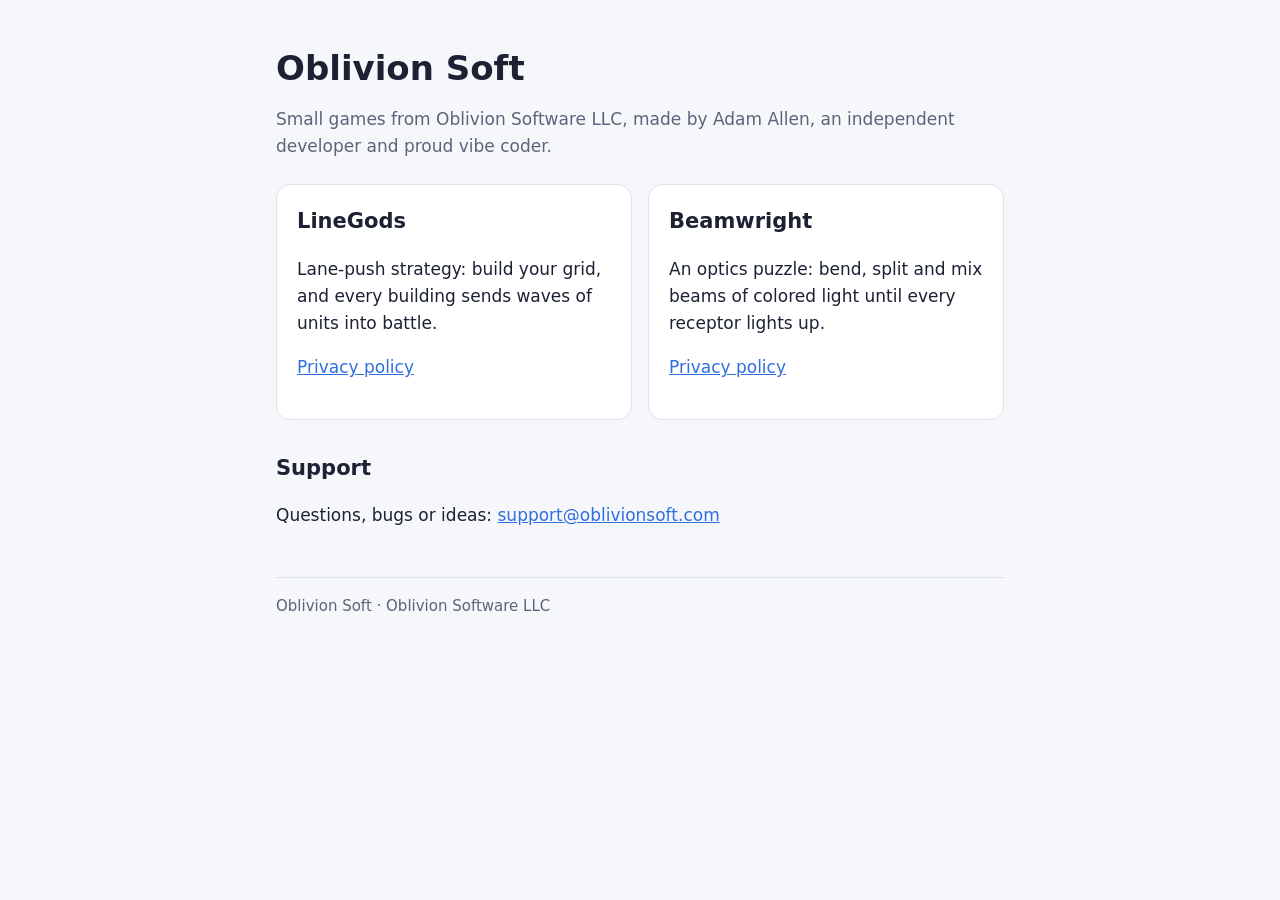
<file: index.html>
<!doctype html>
<html lang="en">
<head>
  <meta charset="utf-8">
  <meta name="viewport" content="width=device-width, initial-scale=1">
  <title>Oblivion Soft</title>
  <meta name="description" content="Small games by Oblivion Soft (Oblivion Software LLC).">
  <link rel="stylesheet" href="style.css">
</head>
<body>
<main>
  <h1>Oblivion Soft</h1>
  <p class="muted">Small games from Oblivion Software LLC, made by Adam Allen, an independent developer and proud vibe coder.</p>

  <div class="games">
    <section class="game">
      <h2>LineGods</h2>
      <p>Lane-push strategy: build your grid, and every building sends waves of units into battle.</p>
      <p><a href="linegods/privacy/">Privacy policy</a></p>
    </section>
    <section class="game">
      <h2>Beamwright</h2>
      <p>An optics puzzle: bend, split and mix beams of colored light until every receptor lights up.</p>
      <p><a href="beamwright/privacy/">Privacy policy</a></p>
    </section>
  </div>

  <h2>Support</h2>
  <p>Questions, bugs or ideas: <a href="mailto:support@oblivionsoft.com">support@oblivionsoft.com</a></p>

  <footer>Oblivion Soft &middot; Oblivion Software LLC</footer>
</main>
</body>
</html>
</file>
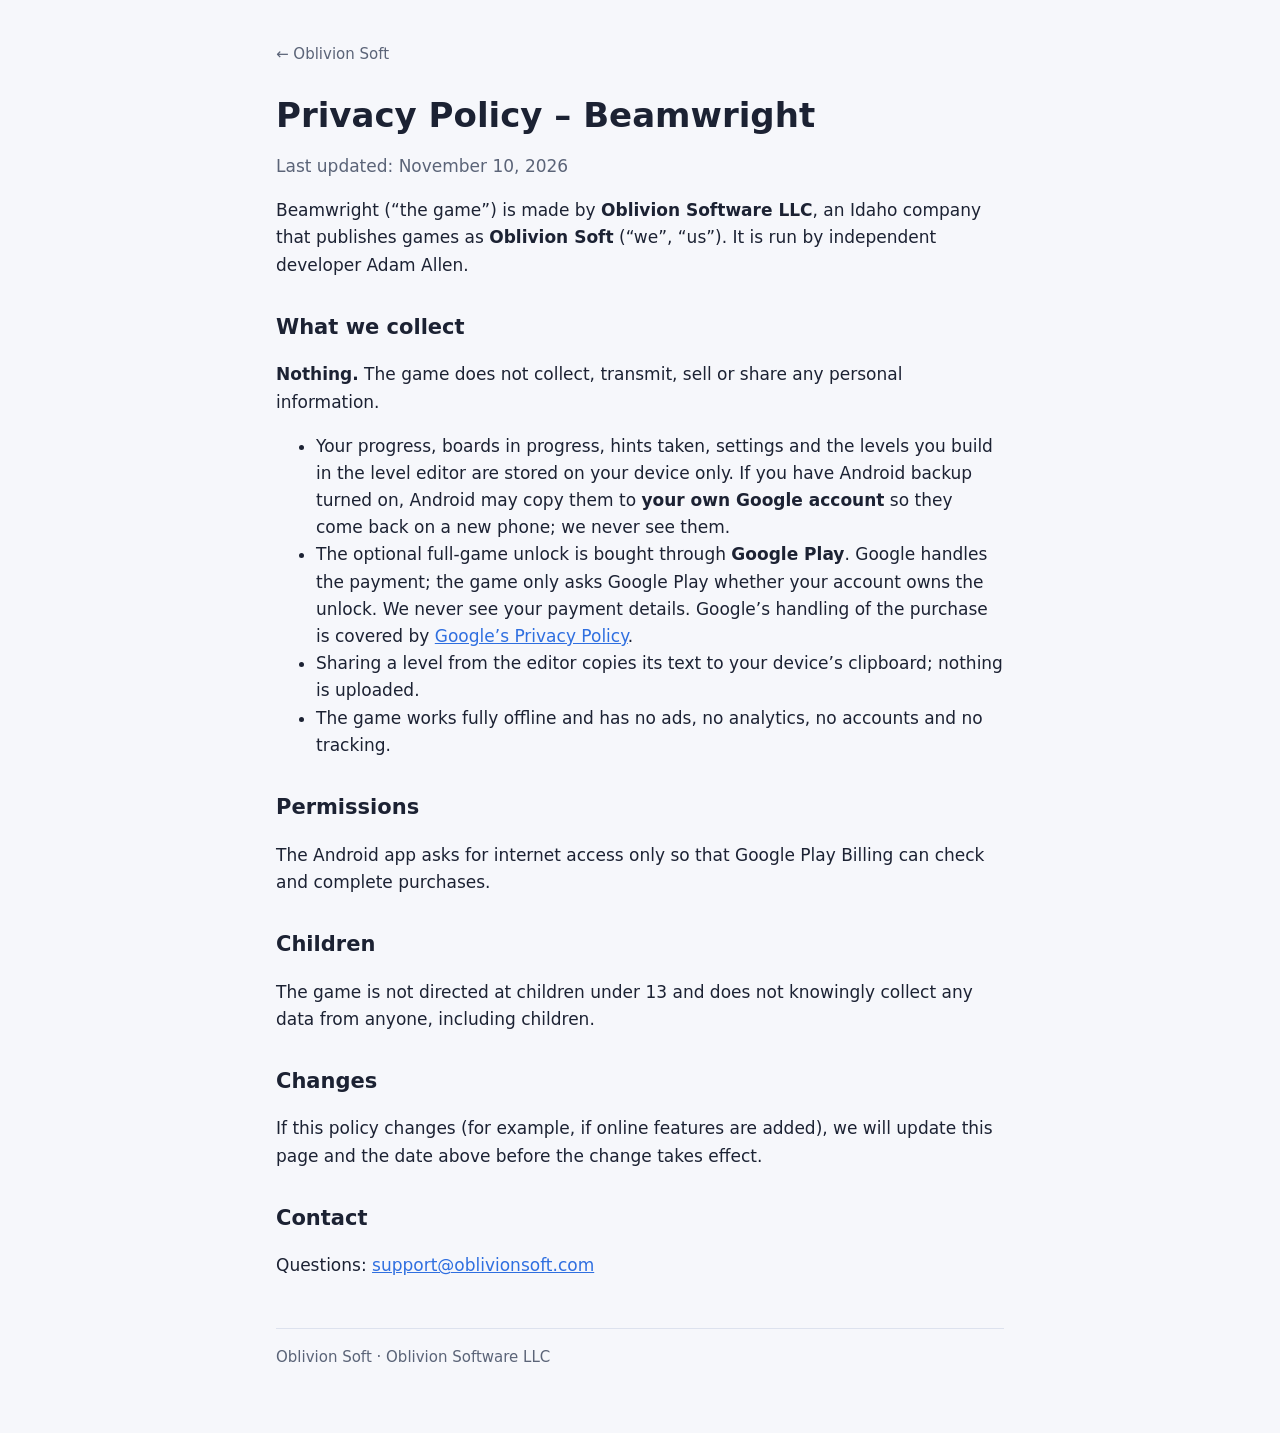
<file: beamwright/privacy/index.html>
<!doctype html>
<html lang="en">
<head>
  <meta charset="utf-8">
  <meta name="viewport" content="width=device-width, initial-scale=1">
  <title>Beamwright Privacy Policy</title>
  <meta name="description" content="Privacy policy for the Beamwright game by Oblivion Soft.">
  <link rel="stylesheet" href="../../style.css">
</head>
<body>
<main>
  <header><a href="../../">&larr; Oblivion Soft</a></header>
  <h1>Privacy Policy &ndash; Beamwright</h1>
  <p class="muted">Last updated: November 10, 2026</p>

  <p>Beamwright (&ldquo;the game&rdquo;) is made by <strong>Oblivion Software LLC</strong>, an Idaho
  company that publishes games as <strong>Oblivion Soft</strong> (&ldquo;we&rdquo;, &ldquo;us&rdquo;).
  It is run by independent developer Adam Allen.</p>

  <h2>What we collect</h2>
  <p><strong>Nothing.</strong> The game does not collect, transmit, sell or share any personal information.</p>
  <ul>
    <li>Your progress, boards in progress, hints taken, settings and the levels you build in the
    level editor are stored on your device only. If you have Android backup turned on, Android may
    copy them to <strong>your own Google account</strong> so they come back on a new phone; we never
    see them.</li>
    <li>The optional full-game unlock is bought through <strong>Google Play</strong>. Google handles
    the payment; the game only asks Google Play whether your account owns the unlock. We never see
    your payment details. Google&rsquo;s handling of the purchase is covered by
    <a href="https://policies.google.com/privacy">Google&rsquo;s Privacy Policy</a>.</li>
    <li>Sharing a level from the editor copies its text to your device&rsquo;s clipboard; nothing is
    uploaded.</li>
    <li>The game works fully offline and has no ads, no analytics, no accounts and no tracking.</li>
  </ul>

  <h2>Permissions</h2>
  <p>The Android app asks for internet access only so that Google Play Billing can check and
  complete purchases.</p>

  <h2>Children</h2>
  <p>The game is not directed at children under 13 and does not knowingly collect any data from
  anyone, including children.</p>

  <h2>Changes</h2>
  <p>If this policy changes (for example, if online features are added), we will update this page
  and the date above before the change takes effect.</p>

  <h2>Contact</h2>
  <p>Questions: <a href="mailto:support@oblivionsoft.com">support@oblivionsoft.com</a></p>

  <footer>Oblivion Soft &middot; Oblivion Software LLC</footer>
</main>
</body>
</html>
</file>
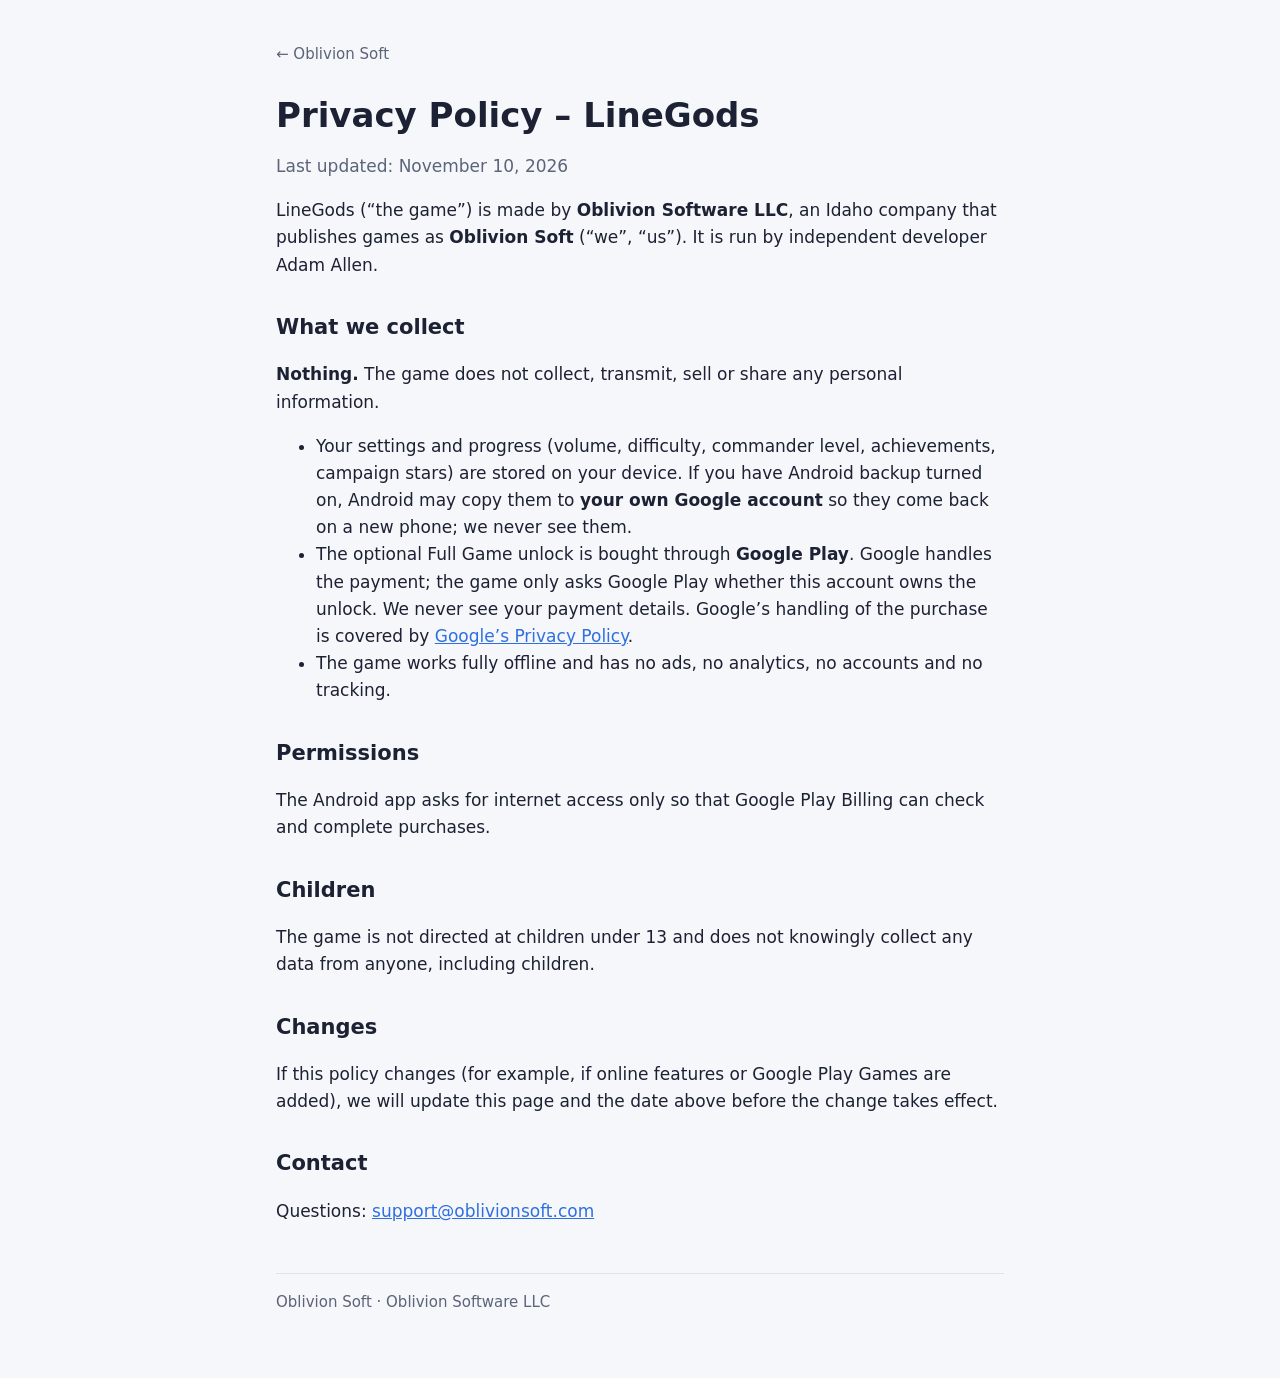
<file: linegods/privacy/index.html>
<!doctype html>
<html lang="en">
<head>
  <meta charset="utf-8">
  <meta name="viewport" content="width=device-width, initial-scale=1">
  <title>LineGods Privacy Policy</title>
  <meta name="description" content="Privacy policy for the LineGods game by Oblivion Soft.">
  <link rel="stylesheet" href="../../style.css">
</head>
<body>
<main>
  <header><a href="../../">&larr; Oblivion Soft</a></header>
  <h1>Privacy Policy &ndash; LineGods</h1>
  <p class="muted">Last updated: November 10, 2026</p>

  <p>LineGods (&ldquo;the game&rdquo;) is made by <strong>Oblivion Software LLC</strong>, an Idaho
  company that publishes games as <strong>Oblivion Soft</strong> (&ldquo;we&rdquo;, &ldquo;us&rdquo;).
  It is run by independent developer Adam Allen.</p>

  <h2>What we collect</h2>
  <p><strong>Nothing.</strong> The game does not collect, transmit, sell or share any personal information.</p>
  <ul>
    <li>Your settings and progress (volume, difficulty, commander level, achievements, campaign
    stars) are stored on your device. If you have Android backup turned on, Android may copy them
    to <strong>your own Google account</strong> so they come back on a new phone; we never see them.</li>
    <li>The optional Full Game unlock is bought through <strong>Google Play</strong>. Google handles
    the payment; the game only asks Google Play whether this account owns the unlock. We never see
    your payment details. Google&rsquo;s handling of the purchase is covered by
    <a href="https://policies.google.com/privacy">Google&rsquo;s Privacy Policy</a>.</li>
    <li>The game works fully offline and has no ads, no analytics, no accounts and no tracking.</li>
  </ul>

  <h2>Permissions</h2>
  <p>The Android app asks for internet access only so that Google Play Billing can check and
  complete purchases.</p>

  <h2>Children</h2>
  <p>The game is not directed at children under 13 and does not knowingly collect any data from
  anyone, including children.</p>

  <h2>Changes</h2>
  <p>If this policy changes (for example, if online features or Google Play Games are added), we
  will update this page and the date above before the change takes effect.</p>

  <h2>Contact</h2>
  <p>Questions: <a href="mailto:support@oblivionsoft.com">support@oblivionsoft.com</a></p>

  <footer>Oblivion Soft &middot; Oblivion Software LLC</footer>
</main>
</body>
</html>
</file>
<file: style.css>
:root {
  --bg: #f6f7fb;
  --card: #ffffff;
  --text: #1c2233;
  --muted: #5b6478;
  --accent: #2f6fe0;
  --line: #dde2ee;
}

@media (prefers-color-scheme: dark) {
  :root {
    --bg: #070a12;
    --card: #0e1422;
    --text: #e3eaf8;
    --muted: #8e9ab4;
    --accent: #7cc4ff;
    --line: #1e2940;
  }
}

* { box-sizing: border-box; }

body {
  margin: 0;
  background: var(--bg);
  color: var(--text);
  font: 17px/1.6 system-ui, -apple-system, "Segoe UI", Roboto, sans-serif;
}

main {
  max-width: 760px;
  margin: 0 auto;
  padding: 40px 16px 64px;
}

header { margin-bottom: 28px; }
header a { color: var(--muted); text-decoration: none; font-size: 15px; }
header a:hover { color: var(--accent); }

h1 { font-size: 34px; line-height: 1.2; margin: 8px 0 4px; }
h2 { font-size: 21px; margin: 32px 0 8px; }
p, li { color: var(--text); }
.muted { color: var(--muted); }
a { color: var(--accent); }

.games {
  display: grid;
  gap: 16px;
  grid-template-columns: repeat(auto-fit, minmax(240px, 1fr));
  margin: 24px 0;
}

.game {
  background: var(--card);
  border: 1px solid var(--line);
  border-radius: 14px;
  padding: 20px;
}

.game h2 { margin-top: 0; }

footer {
  margin-top: 48px;
  padding-top: 16px;
  border-top: 1px solid var(--line);
  color: var(--muted);
  font-size: 15px;
}
</file>
